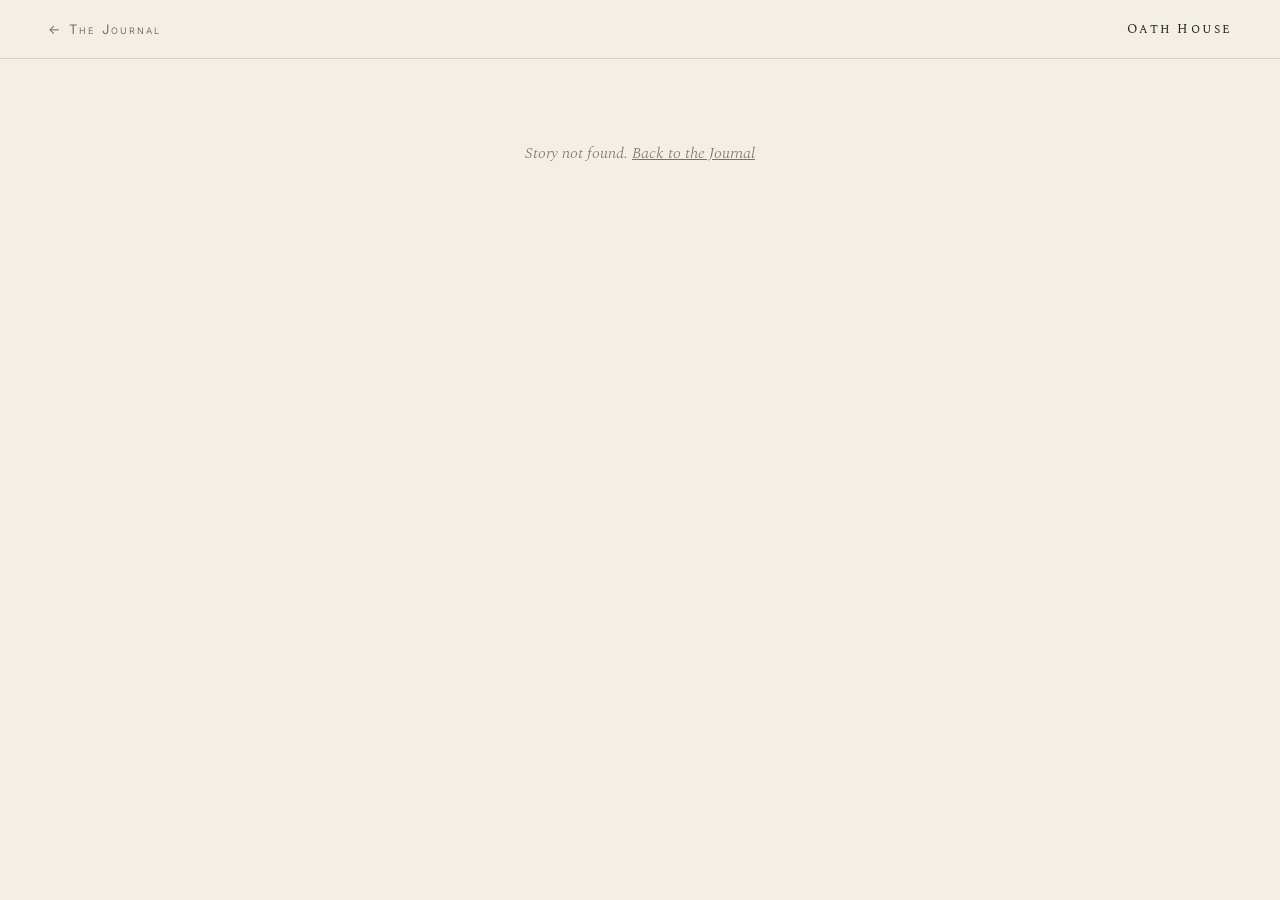
<file: article.html>
<!DOCTYPE html>
<html lang="en">
<head>
  <meta charset="UTF-8" />
  <meta name="viewport" content="width=device-width, initial-scale=1.0" />
  <style>html,body{background:#F4EFE6;margin:0}</style>
  <title>Journal · Oath House</title>
  <link rel="icon" type="image/png" href="logos/oath-mark-dark.png" />
  <link rel="preconnect" href="https://fonts.googleapis.com" />
  <link rel="preconnect" href="https://fonts.gstatic.com" crossorigin />
  <link rel="preload" as="style" href="https://fonts.googleapis.com/css2?family=Spectral:ital,wght@0,300;0,400;0,500;0,600;1,300;1,400&family=Inter:wght@300;400;500&display=swap" onload="this.onload=null;this.rel='stylesheet'" />
  <noscript><link rel="stylesheet" href="https://fonts.googleapis.com/css2?family=Spectral:ital,wght@0,300;0,400;0,500;0,600;1,300;1,400&family=Inter:wght@300;400;500&display=swap" /></noscript>
  <style>
    :root{ --earth:#863A24; --ink:#25241f; --soft:#7c7264; --paper:#F4EFE6; --line:rgba(37,36,31,.14);
      --serif:'Spectral',Georgia,serif; --sans:'Inter',system-ui,sans-serif; }
    *{box-sizing:border-box;margin:0}
    body{background:var(--paper);color:var(--ink);font-family:var(--serif);font-weight:300;line-height:1.75;
      -webkit-font-smoothing:antialiased}
    a{color:inherit}
    .art-top{position:sticky;top:0;z-index:5;display:flex;justify-content:space-between;align-items:center;
      padding:1.1rem clamp(1.4rem,5vw,3rem);background:rgba(244,239,230,.86);backdrop-filter:blur(8px);
      border-bottom:1px solid var(--line);font-family:var(--sans);font-weight:400}
    .art-top a{font-variant:small-caps;letter-spacing:.16em;font-size:.82rem;text-decoration:none;color:var(--soft);transition:color .3s}
    .art-top a:hover{color:var(--earth)}
    .art-brand{font-family:var(--serif);letter-spacing:.2em;color:var(--ink)!important}
    .wrap{max-width:760px;margin:0 auto;padding:clamp(2.4rem,6vw,5rem) clamp(1.4rem,5vw,2rem) 5rem}
    .eyebrow{font-family:var(--sans);font-variant:small-caps;letter-spacing:.22em;font-size:.78rem;color:var(--earth);
      display:flex;gap:.8rem;align-items:center;margin-bottom:1.4rem}
    .eyebrow .dot{width:4px;height:4px;border-radius:50%;background:var(--soft)}
    .eyebrow .date{color:var(--soft)}
    h1{font-weight:400;font-size:clamp(2.1rem,5.2vw,3.6rem);line-height:1.08;letter-spacing:-.01em;max-width:18ch}
    .hero{margin:clamp(2rem,5vw,3.4rem) 0;border-radius:3px;overflow:hidden;aspect-ratio:16/10;background:#e6ddcb}
    .hero img{width:100%;height:100%;object-fit:cover;display:block}
    .gallery{display:grid;grid-template-columns:repeat(2,1fr);gap:.9rem;margin:clamp(1.8rem,4vw,2.8rem) 0}
    .gallery figure{margin:0;border-radius:3px;overflow:hidden;aspect-ratio:4/3;background:#e6ddcb}
    .gallery figure:only-child{grid-column:1/-1;aspect-ratio:16/10}
    .gallery img{width:100%;height:100%;object-fit:cover;display:block}
    @media(max-width:560px){.gallery{grid-template-columns:1fr}}
    .body{font-size:clamp(1.08rem,1.5vw,1.22rem);color:#332f28;max-width:62ch}
    .body p{margin:0 0 1.4rem}
    .body p:first-child::first-letter{font-size:3.1em;line-height:.8;float:left;margin:.05em .12em 0 0;color:var(--earth);font-weight:400}
    .art-foot{max-width:760px;margin:0 auto;padding:2rem clamp(1.4rem,5vw,2rem) 4rem;border-top:1px solid var(--line)}
    .art-foot a{font-variant:small-caps;letter-spacing:.18em;font-size:.9rem;text-decoration:none;color:var(--earth);
      display:inline-flex;gap:.5em;transition:gap .3s}
    .art-foot a:hover{gap:1em}
    .msg{font-style:italic;color:var(--soft);text-align:center;padding:5rem 1rem}
    @media(prefers-reduced-motion:no-preference){.wrap{animation:rise .8s cubic-bezier(.2,.8,.2,1)}}
    @keyframes rise{from{opacity:0;transform:translateY(14px)}to{opacity:1;transform:none}}
  </style>
</head>
<body>
  <header class="art-top">
    <a href="/#stories">← The Journal</a>
    <a class="art-brand" href="/">Oath House</a>
  </header>

  <main id="art"><p class="msg">Loading…</p></main>

  <script>
    (async function(){
      const esc = s => String(s==null?'':s).replace(/[&<>"]/g,c=>({'&':'&amp;','<':'&lt;','>':'&gt;','"':'&quot;'}[c]));
      const id = new URLSearchParams(location.search).get('id');
      const art = document.getElementById('art');
      if(!id){ art.innerHTML = '<p class="msg">Story not found. <a href="/#stories">Back to the Journal</a></p>'; return; }
      let story;
      try{
        const r = await fetch('/api/story/'+encodeURIComponent(id));
        if(!r.ok) throw 0;
        story = (await r.json()).story;
      }catch(e){
        art.innerHTML = '<p class="msg">This story isn’t available. <a href="/#stories">Back to the Journal</a></p>'; return;
      }
      document.title = story.title + ' · Oath House Journal';
      const paras = (story.body||'').split(/\n{2,}/).filter(Boolean).map(p=>'<p>'+esc(p).replace(/\n/g,'<br>')+'</p>').join('');
      const gallery = Array.isArray(story.gallery) ? story.gallery.filter(Boolean) : [];
      const galleryHTML = gallery.length
        ? '<div class="gallery">'+gallery.map(u=>'<figure><img src="'+esc(u)+'" alt="" loading="lazy"></figure>').join('')+'</div>'
        : '';
      art.innerHTML =
        '<div class="wrap">'
        + '<p class="eyebrow"><span>'+esc(story.category||'Journal')+'</span><span class="dot"></span><span class="date">'+esc(story.date||'')+'</span></p>'
        + '<h1>'+esc(story.title||'')+'</h1>'
        + (story.image ? '<div class="hero"><img src="'+esc(story.image)+'" alt=""></div>' : '')
        + '<div class="body">'+(paras || '<p>'+esc(story.excerpt||'')+'</p>')+'</div>'
        + galleryHTML
        + '</div>'
        + '<footer class="art-foot"><a href="/#stories">← Back to the Journal</a></footer>';
    })();
  </script>
</body>
</html>
</file>
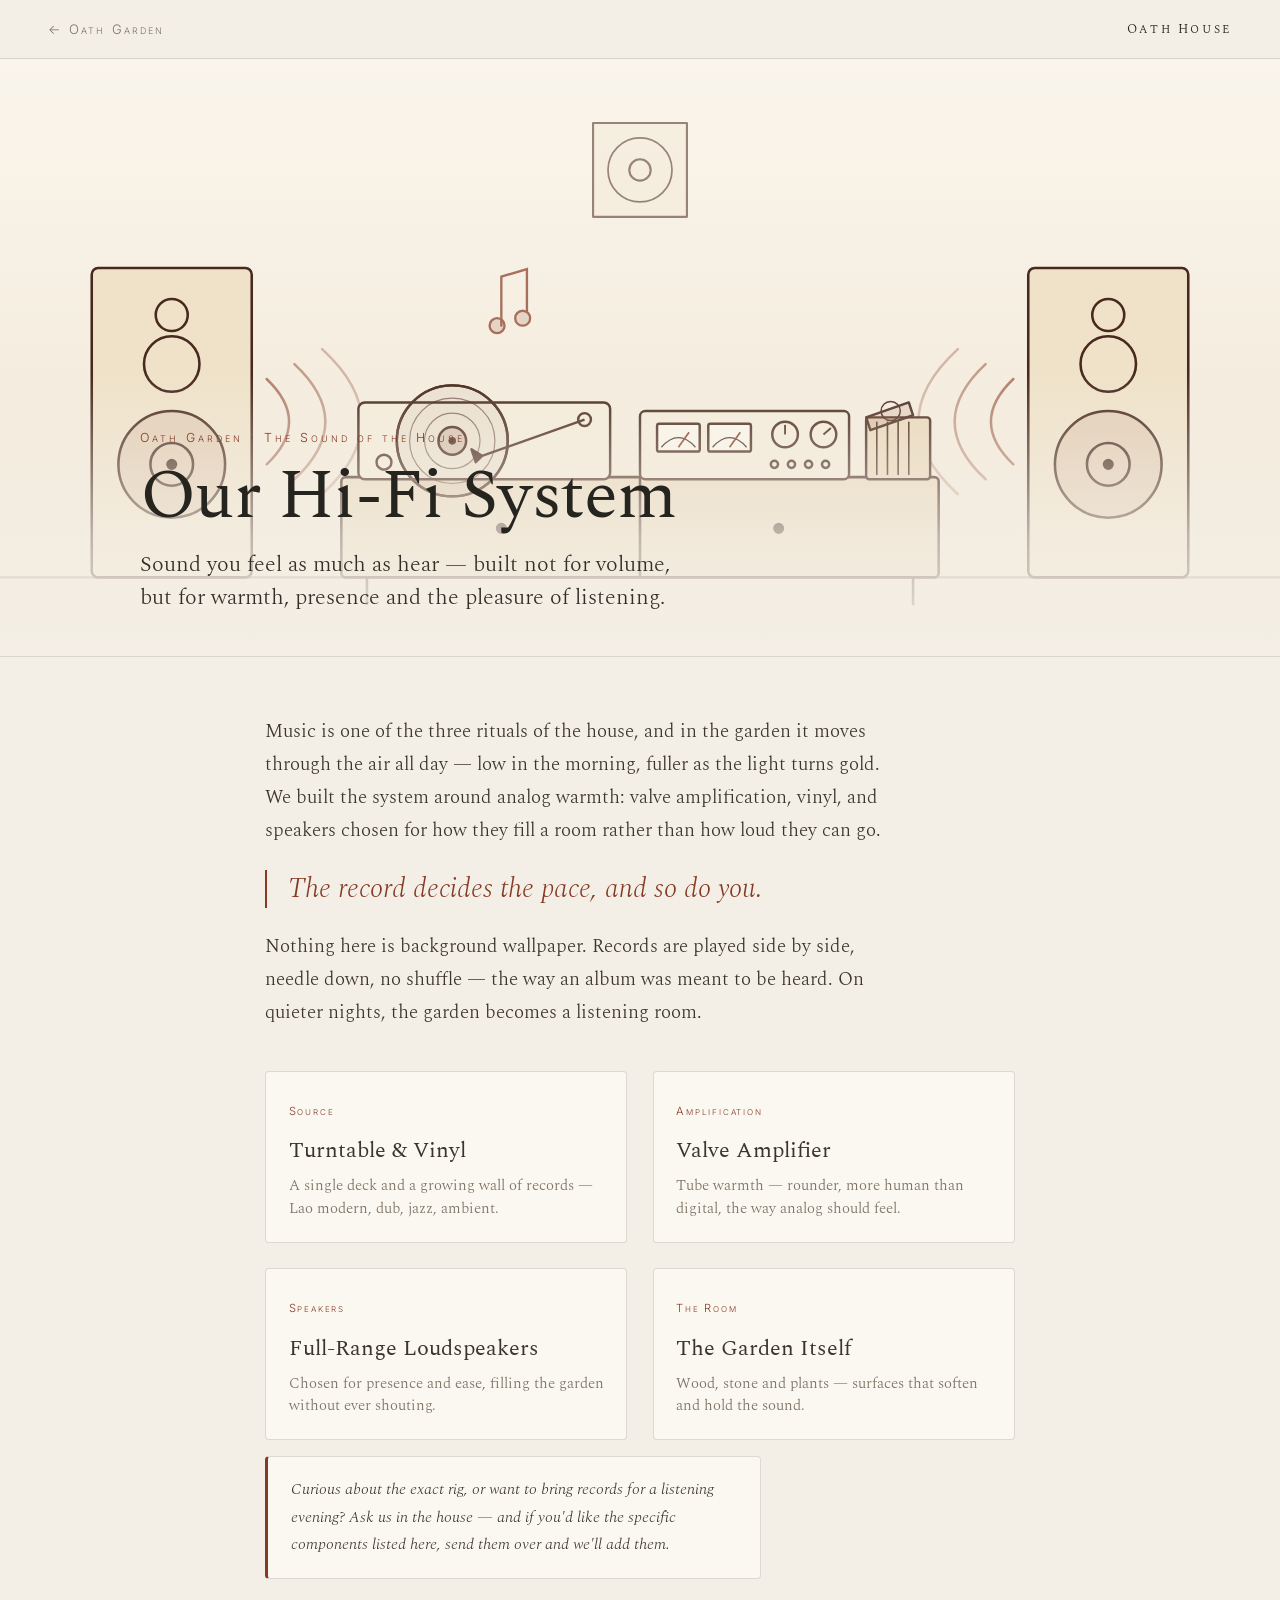
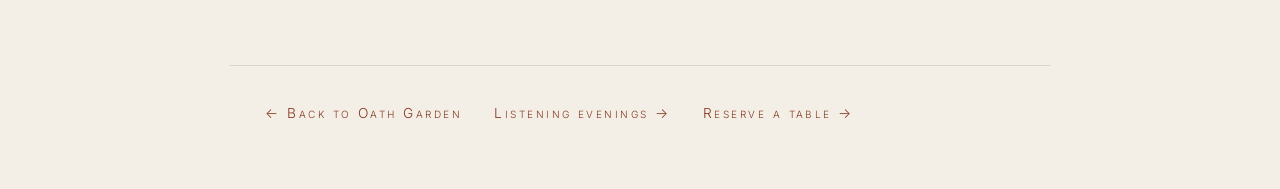
<file: hifi.html>
<!DOCTYPE html>
<html lang="en">
<head>
  <meta charset="UTF-8" />
  <meta name="viewport" content="width=device-width, initial-scale=1.0" />
  <style>html,body{background:#F4EFE6;margin:0}</style>
  <title>Our Hi-Fi System · Oath Garden</title>
  <meta name="description" content="The sound of the house — a considered hi-fi system built for warmth and presence. Valve amplification, vinyl, and speakers that fill the garden with analog sound." />
  <link rel="icon" type="image/png" href="logos/oath-mark-dark.png" />
  <link rel="preconnect" href="https://fonts.googleapis.com" />
  <link rel="preconnect" href="https://fonts.gstatic.com" crossorigin />
  <link rel="preload" as="style" href="https://fonts.googleapis.com/css2?family=Spectral:ital,wght@0,300;0,400;0,500;0,600;1,300;1,400&family=Inter:wght@300;400;500&display=swap" onload="this.onload=null;this.rel='stylesheet'" />
  <noscript><link rel="stylesheet" href="https://fonts.googleapis.com/css2?family=Spectral:ital,wght@0,300;0,400;0,500;0,600;1,300;1,400&family=Inter:wght@300;400;500&display=swap" /></noscript>
  <style>
    :root{ --earth:#863A24; --earth-deep:#48291D; --ink:#25241f; --soft:#7c7264; --paper:#F4EFE6; --card:#FBF8F1; --line:rgba(37,36,31,.14);
      --serif:'Spectral',Georgia,serif; --sans:'Inter',system-ui,sans-serif; }
    *{box-sizing:border-box;margin:0}
    body{background:var(--paper);color:var(--ink);font-family:var(--serif);font-weight:300;line-height:1.75;-webkit-font-smoothing:antialiased}
    a{color:inherit}
    .top{position:sticky;top:0;z-index:5;display:flex;justify-content:space-between;align-items:center;
      padding:1.1rem clamp(1.4rem,5vw,3rem);background:rgba(244,239,230,.86);backdrop-filter:blur(8px);
      border-bottom:1px solid var(--line);font-family:var(--sans)}
    .top a{font-variant:small-caps;letter-spacing:.16em;font-size:.82rem;text-decoration:none;color:var(--soft);transition:color .3s}
    .top a:hover{color:var(--earth)}
    .top .brand{font-family:var(--serif);letter-spacing:.2em;color:var(--ink)}

    .hifi-hero{position:relative;width:100%;overflow:hidden;background:#F7F2E7;border-bottom:1px solid var(--line)}
    .hifi-hero svg{display:block;width:100%;height:auto}
    .hifi-hero-cap{position:absolute;left:0;right:0;bottom:0;
      padding:clamp(1.8rem,5vw,3.4rem) clamp(1.4rem,5vw,3rem) clamp(1.4rem,4vw,2.6rem);
      background:linear-gradient(to top,rgba(244,239,230,.97),rgba(244,239,230,.7) 42%,rgba(244,239,230,0))}
    .hifi-hero-cap .inner{max-width:1000px;margin:0 auto}
    .eyebrow{font-family:var(--sans);font-variant:small-caps;letter-spacing:.24em;font-size:.78rem;color:var(--earth);margin-bottom:.8rem}
    .hifi-hero h1{font-weight:400;font-size:clamp(2.3rem,6.4vw,4.4rem);line-height:1;letter-spacing:-.01em}
    .hifi-hero .lede{color:#332f28;margin-top:1rem;font-size:clamp(1.1rem,1.9vw,1.4rem);line-height:1.5;max-width:50ch}

    .wrap{max-width:820px;margin:0 auto;padding:clamp(2.4rem,5vw,3.6rem) clamp(1.4rem,5vw,2.2rem) 4rem}
    .body{font-size:clamp(1.05rem,1.5vw,1.18rem);color:#3a352d}
    .body p{margin:0 0 1.4rem;max-width:62ch}
    .pull{font-family:var(--serif);font-style:italic;font-size:clamp(1.3rem,2.4vw,1.7rem);line-height:1.4;color:var(--earth);
      border-left:2px solid var(--earth);padding-left:1.3rem;margin:2.4rem 0;max-width:38ch}
    .rig{display:grid;grid-template-columns:repeat(2,1fr);gap:clamp(1rem,2.4vw,1.6rem);margin:2.6rem 0 1rem}
    .rig .piece{background:var(--card);border:1px solid var(--line);border-radius:4px;padding:1.3rem 1.4rem}
    .rig .piece .k{font-family:var(--sans);font-variant:small-caps;letter-spacing:.16em;font-size:.7rem;color:var(--earth)}
    .rig .piece h3{font-weight:400;font-size:clamp(1.15rem,1.9vw,1.4rem);margin:.35rem 0 .3rem}
    .rig .piece p{color:var(--soft);font-size:.95rem;line-height:1.5;margin:0}
    .note{background:var(--card);border:1px solid var(--line);border-left:3px solid var(--earth);border-radius:4px;
      padding:1.2rem 1.4rem;color:#3a352d;font-style:italic;margin-top:1.4rem;font-size:.98rem}
    .foot{max-width:820px;margin:0 auto;padding:2.2rem clamp(1.4rem,5vw,2.2rem) 4rem;border-top:1px solid var(--line);
      display:flex;gap:2rem;flex-wrap:wrap}
    .foot a{font-family:var(--sans);font-variant:small-caps;letter-spacing:.18em;font-size:.86rem;text-decoration:none;color:var(--earth);display:inline-flex;gap:.5em;transition:gap .3s}
    .foot a:hover{gap:1em}
    @media(max-width:620px){ .rig{grid-template-columns:1fr} }
    @media(prefers-reduced-motion:no-preference){
      .hifi-hero svg [data-wave]{animation:pulse 3.4s ease-in-out infinite}
      .hifi-hero svg [data-wave]:nth-child(2){animation-delay:.4s}
      .hifi-hero svg [data-wave]:nth-child(3){animation-delay:.8s}
      @keyframes pulse{0%,100%{opacity:.25}50%{opacity:.75}}
    }
  </style>
</head>
<body>
  <header class="top">
    <a href="/#garden">← Oath Garden</a>
    <a class="brand" href="/">Oath House</a>
  </header>

  <main>
    <section class="hifi-hero">
      <svg viewBox="0 0 1200 560" role="img" aria-label="An illustration of the house hi-fi system — turntable, valve amplifier, records and a pair of loudspeakers.">
        <defs>
          <linearGradient id="wall" x1="0" y1="0" x2="0" y2="1">
            <stop offset="0" stop-color="#FAF5EC"/><stop offset="1" stop-color="#F0E6D4"/>
          </linearGradient>
        </defs>
        <rect width="1200" height="560" fill="url(#wall)"/>

        <!-- framed record on the wall -->
        <g fill="none" stroke="#48291D" stroke-width="2" stroke-linejoin="round" opacity=".55">
          <rect x="556" y="60" width="88" height="88" fill="#F4ECDA"/>
          <circle cx="600" cy="104" r="30" stroke-width="1.6"/><circle cx="600" cy="104" r="10"/>
        </g>

        <!-- sound waves from left speaker -->
        <g fill="none" stroke="#863A24" stroke-width="2.4" stroke-linecap="round">
          <path data-wave d="M250 300 Q292 340 250 380" opacity=".6"/>
          <path data-wave d="M276 286 Q334 340 276 394" opacity=".45"/>
          <path data-wave d="M302 272 Q376 340 302 408" opacity=".3"/>
        </g>
        <!-- sound waves from right speaker -->
        <g fill="none" stroke="#863A24" stroke-width="2.4" stroke-linecap="round">
          <path data-wave d="M950 300 Q908 340 950 380" opacity=".6"/>
          <path data-wave d="M924 286 Q866 340 924 394" opacity=".45"/>
          <path data-wave d="M898 272 Q824 340 898 408" opacity=".3"/>
        </g>

        <!-- floor line -->
        <line x1="0" y1="486" x2="1200" y2="486" stroke="#48291D" stroke-width="2" opacity=".45"/>

        <!-- LEFT speaker -->
        <g fill="none" stroke="#48291D" stroke-width="2.4" stroke-linejoin="round">
          <rect x="86" y="196" width="150" height="290" rx="6" fill="#EFE2C9"/>
          <circle cx="161" cy="240" r="15"/>
          <circle cx="161" cy="286" r="26"/>
          <circle cx="161" cy="380" r="50" fill="#863A24" fill-opacity=".12"/><circle cx="161" cy="380" r="20"/><circle cx="161" cy="380" r="4" fill="#48291D"/>
        </g>
        <!-- RIGHT speaker -->
        <g fill="none" stroke="#48291D" stroke-width="2.4" stroke-linejoin="round">
          <rect x="964" y="196" width="150" height="290" rx="6" fill="#EFE2C9"/>
          <circle cx="1039" cy="240" r="15"/>
          <circle cx="1039" cy="286" r="26"/>
          <circle cx="1039" cy="380" r="50" fill="#863A24" fill-opacity=".12"/><circle cx="1039" cy="380" r="20"/><circle cx="1039" cy="380" r="4" fill="#48291D"/>
        </g>

        <!-- CONSOLE / credenza -->
        <g fill="none" stroke="#48291D" stroke-width="2.4" stroke-linejoin="round">
          <rect x="320" y="392" width="560" height="94" rx="4" fill="#EAD9BC"/>
          <line x1="600" y1="392" x2="600" y2="486"/>
          <line x1="344" y1="486" x2="344" y2="512"/><line x1="856" y1="486" x2="856" y2="512"/>
          <circle cx="470" cy="440" r="4" fill="#48291D"/><circle cx="730" cy="440" r="4" fill="#48291D"/>
        </g>

        <!-- TURNTABLE on the console (left) -->
        <g fill="none" stroke="#48291D" stroke-width="2.3" stroke-linejoin="round">
          <rect x="336" y="322" width="236" height="72" rx="6" fill="#F4ECDA"/>
          <circle cx="424" cy="358" r="52" fill="#48291D" fill-opacity=".06"/>
          <circle cx="424" cy="358" r="52"/><circle cx="424" cy="358" r="40" stroke-width="1.1" opacity=".6"/>
          <circle cx="424" cy="358" r="26" stroke-width="1.1" opacity=".6"/>
          <circle cx="424" cy="358" r="13" fill="#863A24" fill-opacity=".18"/><circle cx="424" cy="358" r="2.4" fill="#48291D"/>
          <!-- tonearm -->
          <circle cx="548" cy="338" r="6" fill="#F4ECDA"/>
          <line x1="548" y1="338" x2="452" y2="372" stroke-width="2.2"/>
          <path d="M452 372 l-10 -6 l4 12 Z" fill="#48291D"/>
          <!-- speed knob -->
          <circle cx="360" cy="378" r="7"/>
        </g>

        <!-- AMPLIFIER on the console (centre) -->
        <g fill="none" stroke="#48291D" stroke-width="2.3" stroke-linejoin="round">
          <rect x="600" y="330" width="196" height="64" rx="5" fill="#F4ECDA"/>
          <!-- VU meters -->
          <rect x="616" y="342" width="40" height="26" rx="2" fill="#FBF6EA"/>
          <path d="M620 364 Q636 346 652 364" stroke-width="1.2"/><line x1="636" y1="364" x2="646" y2="350" stroke="#863A24" stroke-width="1.6"/>
          <rect x="664" y="342" width="40" height="26" rx="2" fill="#FBF6EA"/>
          <path d="M668 364 Q684 346 700 364" stroke-width="1.2"/><line x1="684" y1="364" x2="694" y2="350" stroke="#863A24" stroke-width="1.6"/>
          <!-- knobs -->
          <circle cx="736" cy="352" r="12"/><line x1="736" y1="352" x2="736" y2="343" stroke-width="1.8"/>
          <circle cx="772" cy="352" r="12"/><line x1="772" y1="352" x2="779" y2="346" stroke-width="1.8"/>
          <!-- small buttons -->
          <circle cx="726" cy="380" r="3.4"/><circle cx="742" cy="380" r="3.4"/><circle cx="758" cy="380" r="3.4"/><circle cx="774" cy="380" r="3.4"/>
        </g>

        <!-- RECORD CRATE on the console (right) -->
        <g fill="none" stroke="#48291D" stroke-width="2.3" stroke-linejoin="round">
          <rect x="812" y="336" width="60" height="58" rx="3" fill="#EAD9BC"/>
          <line x1="822" y1="340" x2="822" y2="390" stroke-width="1.5"/><line x1="832" y1="340" x2="832" y2="390" stroke-width="1.5"/>
          <line x1="842" y1="340" x2="842" y2="390" stroke-width="1.5"/><line x1="852" y1="340" x2="852" y2="390" stroke-width="1.5"/>
          <!-- one sleeve leaning out -->
          <path d="M812 336 l40 -14 l4 12 l-40 14 Z" fill="#863A24" fill-opacity=".14"/>
          <circle cx="835" cy="330" r="9" stroke-width="1.4"/>
        </g>

        <!-- a couple of music notes -->
        <g fill="none" stroke="#863A24" stroke-width="2.2" stroke-linecap="round" opacity=".7">
          <path d="M470 250 l0 -46 l24 -7 l0 40"/><circle cx="466" cy="250" r="7" fill="#863A24" fill-opacity=".2"/><circle cx="490" cy="243" r="7" fill="#863A24" fill-opacity=".2"/>
        </g>
      </svg>

      <div class="hifi-hero-cap">
        <div class="inner">
          <p class="eyebrow">Oath Garden · The Sound of the House</p>
          <h1>Our Hi-Fi System</h1>
          <p class="lede">Sound you feel as much as hear — built not for volume, but for warmth, presence and the pleasure of listening.</p>
        </div>
      </div>
    </section>

    <div class="wrap">
      <div class="body">
        <p>Music is one of the three rituals of the house, and in the garden it moves through the air all day — low in the morning, fuller as the light turns gold. We built the system around analog warmth: valve amplification, vinyl, and speakers chosen for how they fill a room rather than how loud they can go.</p>

        <p class="pull">The record decides the pace, and so do you.</p>

        <p>Nothing here is background wallpaper. Records are played side by side, needle down, no shuffle — the way an album was meant to be heard. On quieter nights, the garden becomes a listening room.</p>

        <div class="rig">
          <div class="piece"><span class="k">Source</span><h3>Turntable &amp; Vinyl</h3><p>A single deck and a growing wall of records — Lao modern, dub, jazz, ambient.</p></div>
          <div class="piece"><span class="k">Amplification</span><h3>Valve Amplifier</h3><p>Tube warmth — rounder, more human than digital, the way analog should feel.</p></div>
          <div class="piece"><span class="k">Speakers</span><h3>Full-Range Loudspeakers</h3><p>Chosen for presence and ease, filling the garden without ever shouting.</p></div>
          <div class="piece"><span class="k">The Room</span><h3>The Garden Itself</h3><p>Wood, stone and plants — surfaces that soften and hold the sound.</p></div>
        </div>

        <p class="note">Curious about the exact rig, or want to bring records for a listening evening? Ask us in the house — and if you'd like the specific components listed here, send them over and we'll add them.</p>
      </div>
    </div>

    <footer class="foot">
      <a href="/#garden">← Back to Oath Garden</a>
      <a href="/#calendar">Listening evenings →</a>
      <a href="/#reserve">Reserve a table →</a>
    </footer>
  </main>
</body>
</html>
</file>
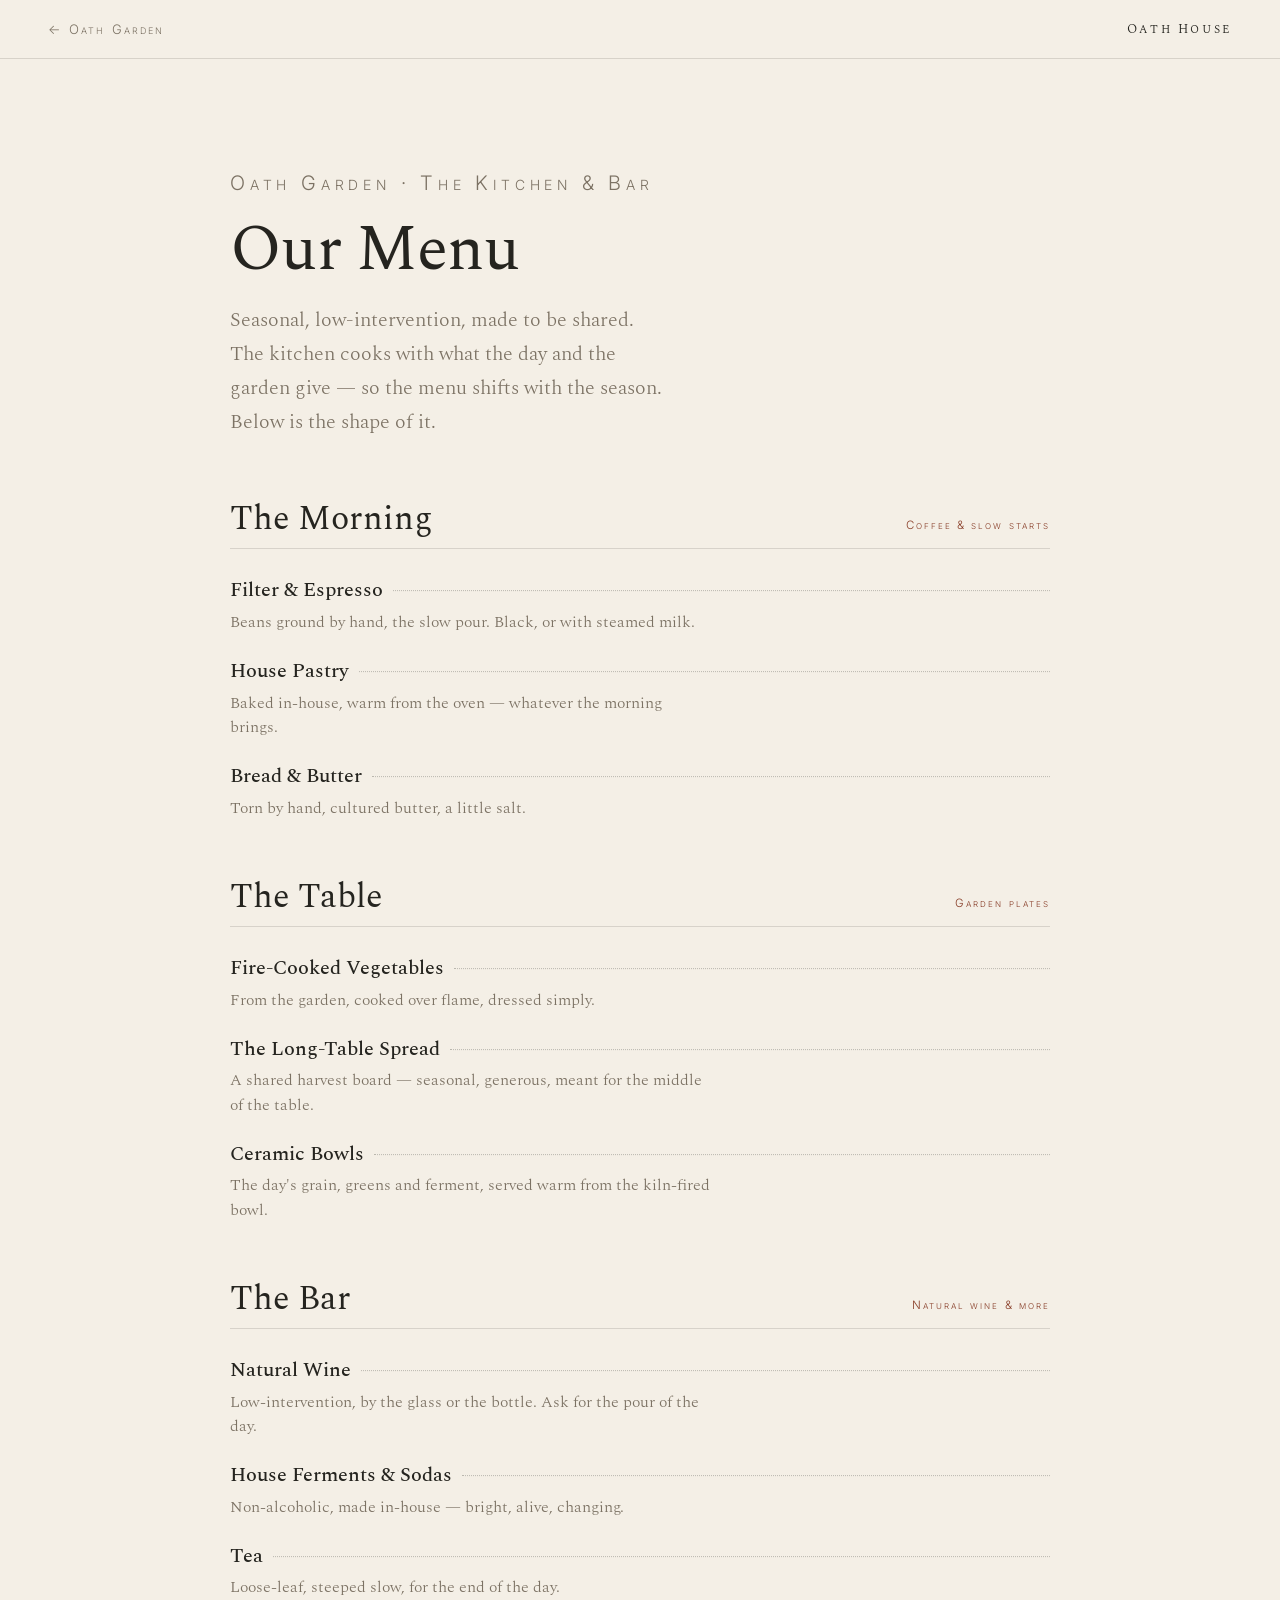
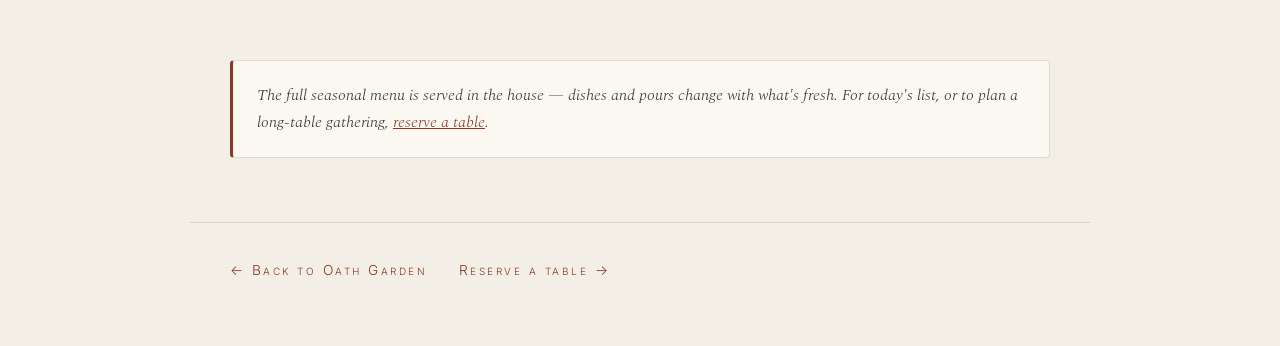
<file: menu.html>
<!DOCTYPE html>
<html lang="en">
<head>
  <meta charset="UTF-8" />
  <meta name="viewport" content="width=device-width, initial-scale=1.0" />
  <style>html,body{background:#F4EFE6;margin:0}</style>
  <title>Our Menu · Oath Garden</title>
  <meta name="description" content="The menu at Oath Garden — coffee and the slow morning, garden plates from the kitchen, and a natural-wine bar. Seasonal, low-intervention, shared." />
  <link rel="icon" type="image/png" href="logos/oath-mark-dark.png" />
  <link rel="preconnect" href="https://fonts.googleapis.com" />
  <link rel="preconnect" href="https://fonts.gstatic.com" crossorigin />
  <link rel="preload" as="style" href="https://fonts.googleapis.com/css2?family=Spectral:ital,wght@0,300;0,400;0,500;0,600;1,300;1,400&family=Inter:wght@300;400;500&display=swap" onload="this.onload=null;this.rel='stylesheet'" />
  <noscript><link rel="stylesheet" href="https://fonts.googleapis.com/css2?family=Spectral:ital,wght@0,300;0,400;0,500;0,600;1,300;1,400&family=Inter:wght@300;400;500&display=swap" /></noscript>
  <style>
    :root{ --earth:#863A24; --ink:#25241f; --soft:#7c7264; --paper:#F4EFE6; --card:#FBF8F1; --line:rgba(37,36,31,.14);
      --serif:'Spectral',Georgia,serif; --sans:'Inter',system-ui,sans-serif; }
    *{box-sizing:border-box;margin:0}
    body{background:var(--paper);color:var(--ink);font-family:var(--serif);font-weight:300;line-height:1.7;-webkit-font-smoothing:antialiased}
    a{color:inherit}
    .top{position:sticky;top:0;z-index:5;display:flex;justify-content:space-between;align-items:center;
      padding:1.1rem clamp(1.4rem,5vw,3rem);background:rgba(244,239,230,.86);backdrop-filter:blur(8px);
      border-bottom:1px solid var(--line);font-family:var(--sans)}
    .top a{font-variant:small-caps;letter-spacing:.16em;font-size:.82rem;text-decoration:none;color:var(--soft);transition:color .3s}
    .top a:hover{color:var(--earth)}
    .top .brand{font-family:var(--serif);letter-spacing:.2em;color:var(--ink)}
    .wrap{max-width:900px;margin:0 auto;padding:clamp(2.6rem,7vw,5.5rem) clamp(1.4rem,5vw,2.5rem) 4rem}
    .head{max-width:54ch;margin-bottom:clamp(2.4rem,6vw,4rem)}
    .eyebrow{font-family:var(--sans);font-variant:small-caps;letter-spacing:.24em;font-size:.78rem;color:var(--earth);margin-bottom:1.1rem}
    .head h1{font-weight:400;font-size:clamp(2.3rem,6vw,4rem);line-height:1.04;letter-spacing:-.01em}
    .head p{color:var(--soft);margin-top:1.2rem;font-size:clamp(1.05rem,1.6vw,1.25rem)}

    .cat{margin-bottom:clamp(2.6rem,5vw,3.8rem)}
    .cat-head{display:flex;align-items:baseline;gap:1rem;border-bottom:1px solid var(--line);padding-bottom:.7rem;margin-bottom:1.6rem}
    .cat-head h2{font-weight:400;font-size:clamp(1.5rem,3vw,2.1rem);line-height:1}
    .cat-head .cat-when{font-family:var(--sans);font-variant:small-caps;letter-spacing:.18em;font-size:.72rem;color:var(--earth);margin-left:auto}
    .item{margin:0 0 1.3rem}
    .item h3{font-weight:500;font-size:clamp(1.08rem,1.7vw,1.22rem);display:flex;align-items:baseline;gap:.6rem}
    .item h3 .dots{flex:1;border-bottom:1px dotted rgba(37,36,31,.28);transform:translateY(-.25em)}
    .item p{color:var(--soft);font-size:.98rem;line-height:1.55;margin-top:.15rem;max-width:60ch}

    .note{background:var(--card);border:1px solid var(--line);border-left:3px solid var(--earth);border-radius:4px;
      padding:1.3rem 1.5rem;color:#3a352d;font-style:italic;margin-top:1rem}
    .foot{max-width:900px;margin:0 auto;padding:2.2rem clamp(1.4rem,5vw,2.5rem) 4rem;border-top:1px solid var(--line);
      display:flex;gap:2rem;flex-wrap:wrap}
    .foot a{font-family:var(--sans);font-variant:small-caps;letter-spacing:.18em;font-size:.86rem;text-decoration:none;color:var(--earth);display:inline-flex;gap:.5em;transition:gap .3s}
    .foot a:hover{gap:1em}
    @media(prefers-reduced-motion:no-preference){.wrap{animation:rise .8s cubic-bezier(.2,.8,.2,1)}}
    @keyframes rise{from{opacity:0;transform:translateY(14px)}to{opacity:1;transform:none}}
  </style>
</head>
<body>
  <header class="top">
    <a href="/#garden">← Oath Garden</a>
    <a class="brand" href="/">Oath House</a>
  </header>

  <main>
    <div class="wrap">
      <div class="head">
        <p class="eyebrow">Oath Garden · The Kitchen &amp; Bar</p>
        <h1>Our Menu</h1>
        <p>Seasonal, low-intervention, made to be shared. The kitchen cooks with what the day and the garden give — so the menu shifts with the season. Below is the shape of it.</p>
      </div>

      <section class="cat">
        <div class="cat-head"><h2>The Morning</h2><span class="cat-when">Coffee &amp; slow starts</span></div>
        <div class="item"><h3>Filter &amp; Espresso<span class="dots"></span></h3><p>Beans ground by hand, the slow pour. Black, or with steamed milk.</p></div>
        <div class="item"><h3>House Pastry<span class="dots"></span></h3><p>Baked in-house, warm from the oven — whatever the morning brings.</p></div>
        <div class="item"><h3>Bread &amp; Butter<span class="dots"></span></h3><p>Torn by hand, cultured butter, a little salt.</p></div>
      </section>

      <section class="cat">
        <div class="cat-head"><h2>The Table</h2><span class="cat-when">Garden plates</span></div>
        <div class="item"><h3>Fire-Cooked Vegetables<span class="dots"></span></h3><p>From the garden, cooked over flame, dressed simply.</p></div>
        <div class="item"><h3>The Long-Table Spread<span class="dots"></span></h3><p>A shared harvest board — seasonal, generous, meant for the middle of the table.</p></div>
        <div class="item"><h3>Ceramic Bowls<span class="dots"></span></h3><p>The day's grain, greens and ferment, served warm from the kiln-fired bowl.</p></div>
      </section>

      <section class="cat">
        <div class="cat-head"><h2>The Bar</h2><span class="cat-when">Natural wine &amp; more</span></div>
        <div class="item"><h3>Natural Wine<span class="dots"></span></h3><p>Low-intervention, by the glass or the bottle. Ask for the pour of the day.</p></div>
        <div class="item"><h3>House Ferments &amp; Sodas<span class="dots"></span></h3><p>Non-alcoholic, made in-house — bright, alive, changing.</p></div>
        <div class="item"><h3>Tea<span class="dots"></span></h3><p>Loose-leaf, steeped slow, for the end of the day.</p></div>
      </section>

      <p class="note">The full seasonal menu is served in the house — dishes and pours change with what's fresh. For today's list, or to plan a long-table gathering, <a href="/#reserve" style="color:var(--earth)">reserve a table</a>.</p>
    </div>

    <footer class="foot">
      <a href="/#garden">← Back to Oath Garden</a>
      <a href="/#reserve">Reserve a table →</a>
    </footer>
  </main>
</body>
</html>
</file>
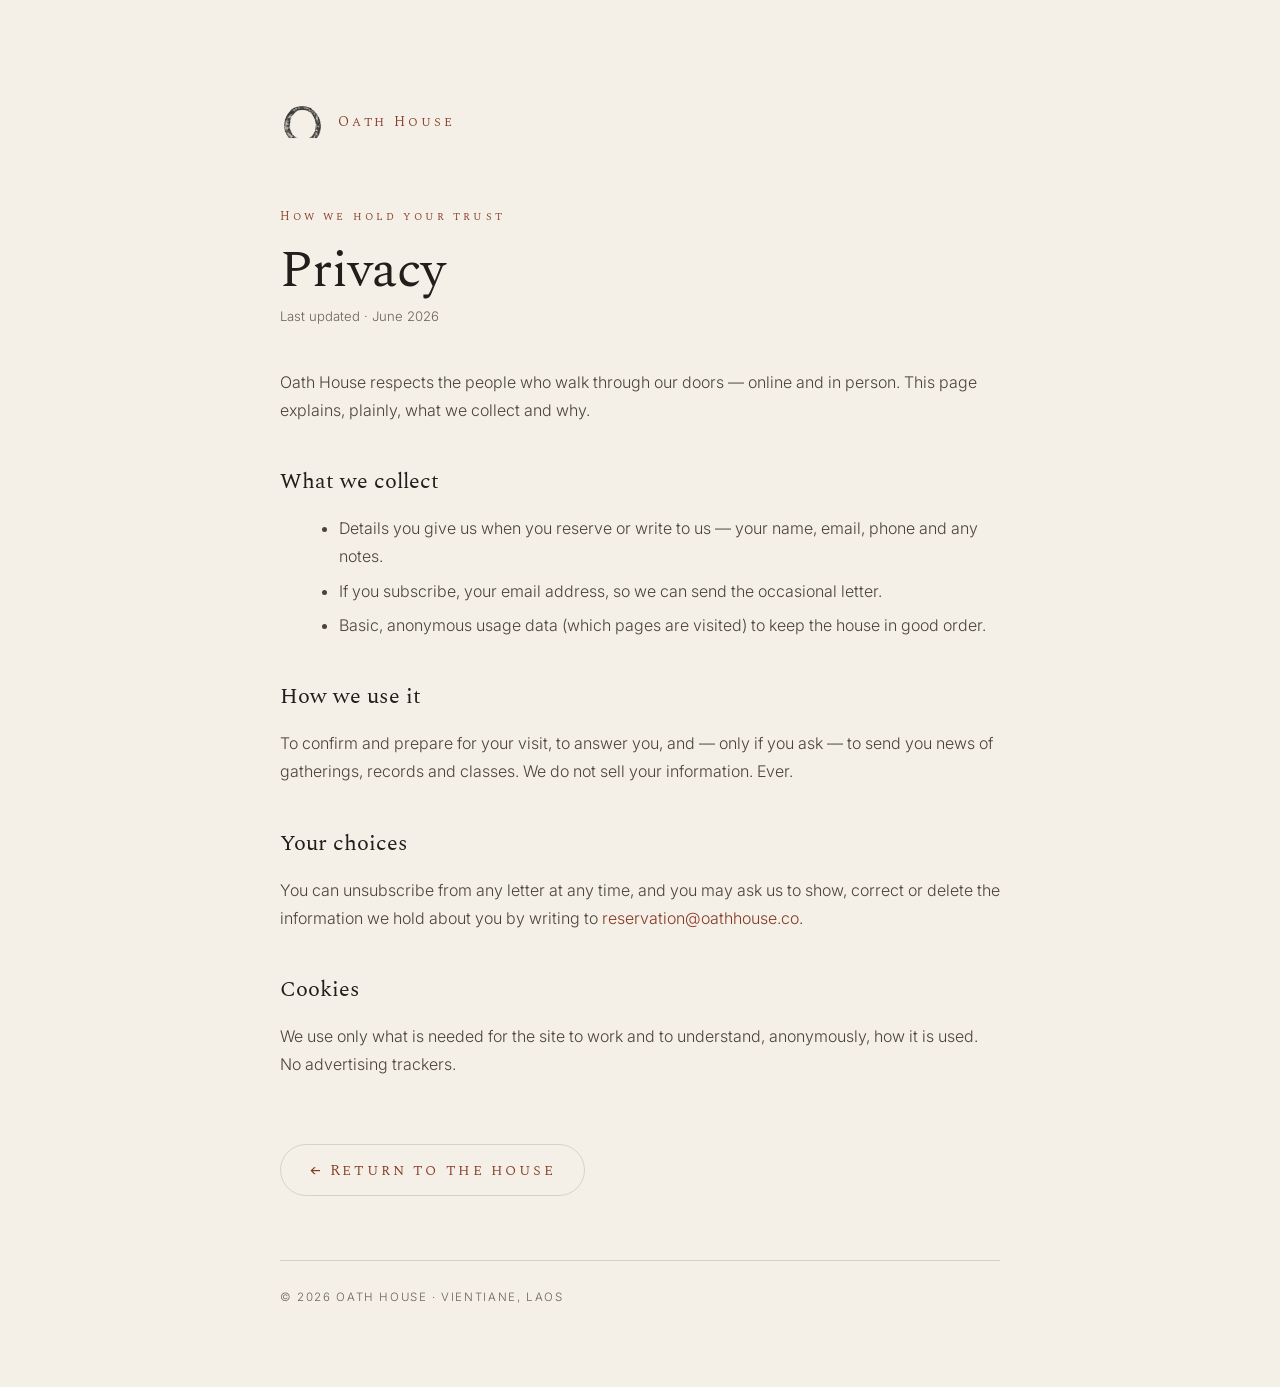
<file: privacy.html>
<!DOCTYPE html>
<html lang="en">
<head>
  <meta charset="UTF-8" />
  <meta name="viewport" content="width=device-width, initial-scale=1.0" />
  <title>Privacy · Oath House</title>
  <meta name="robots" content="index,follow" />
  <link rel="preconnect" href="https://fonts.googleapis.com" />
  <link rel="preconnect" href="https://fonts.gstatic.com" crossorigin />
  <link href="https://fonts.googleapis.com/css2?family=Spectral:ital,wght@0,300;0,400;0,500&family=Inter:wght@300;400&display=swap" rel="stylesheet" />
  <link rel="icon" type="image/png" href="logos/oath-mark-dark.png" />
  <style>
    :root{--bone:#ECE7DD;--bg:#F4F0E8;--fg:#211E1B;--soft:#6b6258;--accent:#863A24;--line:rgba(33,30,27,.14);}
    *{box-sizing:border-box;margin:0}
    body{background:var(--bg);color:var(--fg);font-family:'Inter',system-ui,sans-serif;font-weight:300;line-height:1.75;}
    .wrap{width:min(720px,90%);margin:0 auto;padding:clamp(3rem,8vw,7rem) 0 5rem;}
    a{color:var(--accent);text-decoration:none}a:hover{text-decoration:underline}
    .top{display:flex;align-items:center;gap:.8rem;margin-bottom:clamp(2.5rem,6vw,4rem)}
    .top img{height:40px;width:auto}
    .top span{font-family:'Spectral',serif;font-variant:small-caps;letter-spacing:.2em;font-size:.9rem}
    .kicker{font-family:'Spectral',serif;font-variant:small-caps;letter-spacing:.26em;font-size:.74rem;color:var(--accent)}
    h1{font-family:'Spectral',serif;font-weight:400;font-size:clamp(2rem,5vw,3.2rem);line-height:1.05;margin:.8rem 0 .4rem}
    .updated{color:var(--soft);font-size:.82rem;margin-bottom:2.5rem}
    h2{font-family:'Spectral',serif;font-weight:400;font-size:1.4rem;margin:2.4rem 0 .8rem}
    p{margin-bottom:1.1rem;color:#4a4338}
    ul{margin:0 0 1.1rem 1.2rem;color:#4a4338}li{margin-bottom:.4rem}
    .back{display:inline-block;margin-top:3rem;font-family:'Spectral',serif;font-variant:small-caps;letter-spacing:.16em;
      border:1px solid var(--line);border-radius:40px;padding:.7rem 1.8rem}
    footer{border-top:1px solid var(--line);margin-top:4rem;padding-top:1.6rem;font-size:.72rem;letter-spacing:.14em;text-transform:uppercase;color:var(--soft)}
  </style>
</head>
<body>
  <div class="wrap">
    <a class="top" href="index.html"><img src="logos/oath-mark-dark.png" alt=""/><span>Oath House</span></a>
    <p class="kicker">How we hold your trust</p>
    <h1>Privacy</h1>
    <p class="updated">Last updated · June 2026</p>
    <p>Oath House respects the people who walk through our doors — online and in person. This page explains, plainly, what we collect and why.</p>
    <h2>What we collect</h2>
    <ul>
      <li>Details you give us when you reserve or write to us — your name, email, phone and any notes.</li>
      <li>If you subscribe, your email address, so we can send the occasional letter.</li>
      <li>Basic, anonymous usage data (which pages are visited) to keep the house in good order.</li>
    </ul>
    <h2>How we use it</h2>
    <p>To confirm and prepare for your visit, to answer you, and — only if you ask — to send you news of gatherings, records and classes. We do not sell your information. Ever.</p>
    <h2>Your choices</h2>
    <p>You can unsubscribe from any letter at any time, and you may ask us to show, correct or delete the information we hold about you by writing to <a href="mailto:reservation@oathhouse.co">reservation@oathhouse.co</a>.</p>
    <h2>Cookies</h2>
    <p>We use only what is needed for the site to work and to understand, anonymously, how it is used. No advertising trackers.</p>
    <a class="back" href="index.html">← Return to the house</a>
    <footer>© 2026 Oath House · Vientiane, Laos</footer>
  </div>
</body>
</html>
</file>
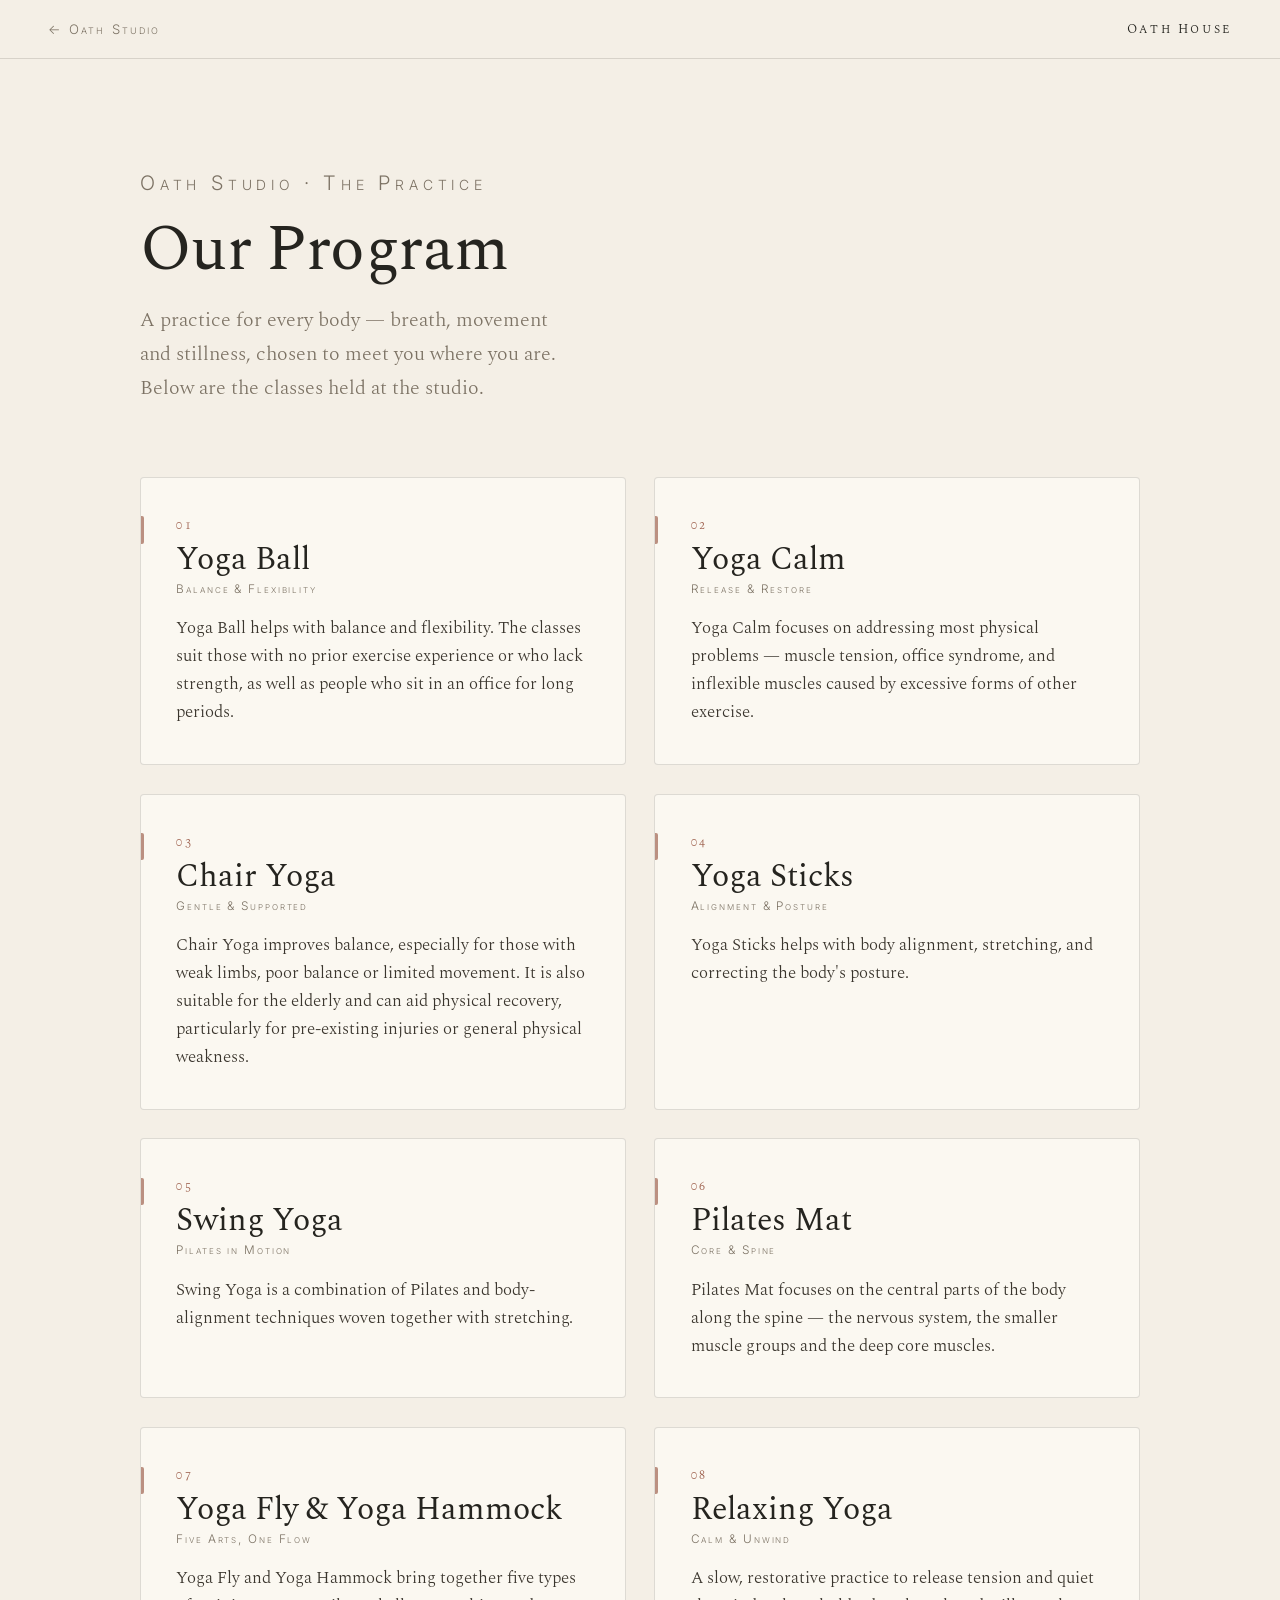
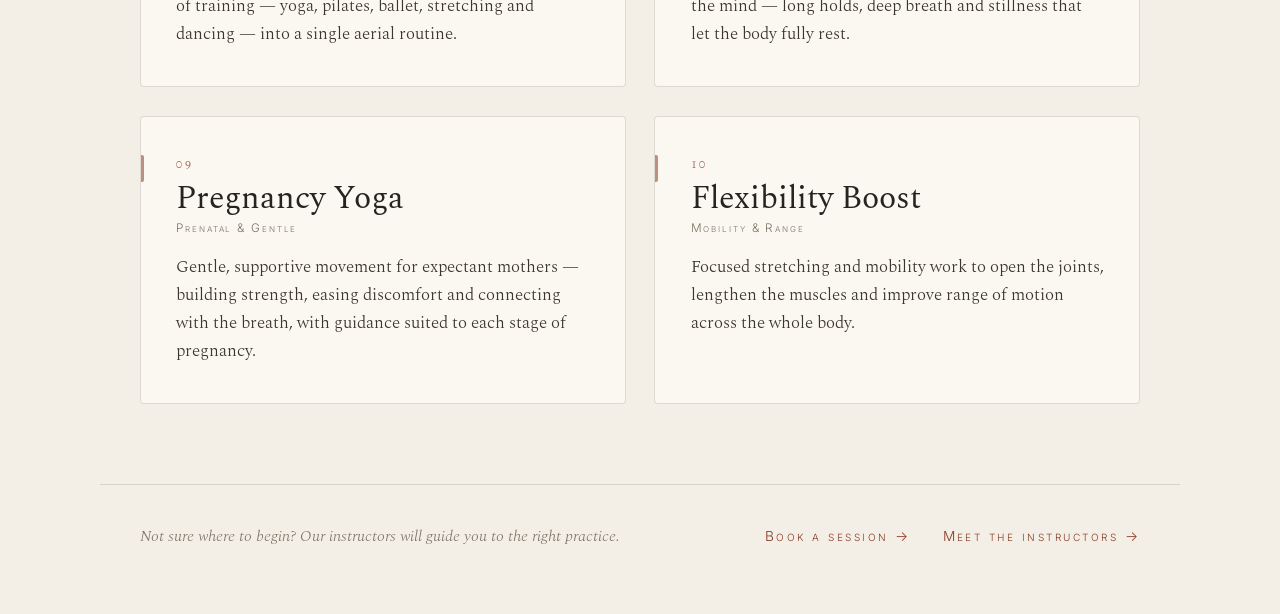
<file: programs.html>
<!DOCTYPE html>
<html lang="en">
<head>
  <meta charset="UTF-8" />
  <meta name="viewport" content="width=device-width, initial-scale=1.0" />
  <style>html,body{background:#F4EFE6;margin:0}</style>
  <title>Our Program · Oath Studio</title>
  <meta name="description" content="The classes at Oath Studio — Yoga Ball, Yoga Calm, Chair Yoga, Yoga Sticks, Swing Yoga, Pilates Mat, Yoga Fly, Relaxing Yoga, Pregnancy Yoga and Flexibility Boost. Movement, breath and stillness for every body." />
  <link rel="icon" type="image/png" href="logos/oath-mark-dark.png" />
  <link rel="preconnect" href="https://fonts.googleapis.com" />
  <link rel="preconnect" href="https://fonts.gstatic.com" crossorigin />
  <link rel="preload" as="style" href="https://fonts.googleapis.com/css2?family=Spectral:ital,wght@0,300;0,400;0,500;0,600;1,300;1,400&family=Inter:wght@300;400;500&display=swap" onload="this.onload=null;this.rel='stylesheet'" />
  <noscript><link rel="stylesheet" href="https://fonts.googleapis.com/css2?family=Spectral:ital,wght@0,300;0,400;0,500;0,600;1,300;1,400&family=Inter:wght@300;400;500&display=swap" /></noscript>
  <style>
    :root{ --earth:#863A24; --ink:#25241f; --soft:#7c7264; --paper:#F4EFE6; --card:#FBF8F1; --line:rgba(37,36,31,.14);
      --serif:'Spectral',Georgia,serif; --sans:'Inter',system-ui,sans-serif; }
    *{box-sizing:border-box;margin:0}
    body{background:var(--paper);color:var(--ink);font-family:var(--serif);font-weight:300;line-height:1.7;-webkit-font-smoothing:antialiased}
    a{color:inherit}
    .top{position:sticky;top:0;z-index:5;display:flex;justify-content:space-between;align-items:center;
      padding:1.1rem clamp(1.4rem,5vw,3rem);background:rgba(244,239,230,.86);backdrop-filter:blur(8px);
      border-bottom:1px solid var(--line);font-family:var(--sans)}
    .top a{font-variant:small-caps;letter-spacing:.16em;font-size:.82rem;text-decoration:none;color:var(--soft);transition:color .3s}
    .top a:hover{color:var(--earth)}
    .top .brand{font-family:var(--serif);letter-spacing:.2em;color:var(--ink)}
    .wrap{max-width:1080px;margin:0 auto;padding:clamp(2.6rem,7vw,5.5rem) clamp(1.4rem,5vw,2.5rem) 5rem}
    .head{max-width:52ch;margin-bottom:clamp(2.6rem,6vw,4.5rem)}
    .eyebrow{font-family:var(--sans);font-variant:small-caps;letter-spacing:.24em;font-size:.78rem;color:var(--earth);margin-bottom:1.1rem}
    .head h1{font-weight:400;font-size:clamp(2.3rem,6vw,4rem);line-height:1.04;letter-spacing:-.01em}
    .head p{color:var(--soft);margin-top:1.2rem;font-size:clamp(1.05rem,1.6vw,1.25rem);max-width:52ch}

    .programs{display:grid;grid-template-columns:repeat(2,1fr);gap:clamp(1.2rem,2.4vw,1.8rem)}
    .prog{position:relative;background:var(--card);border:1px solid var(--line);border-radius:4px;
      padding:clamp(1.7rem,3vw,2.3rem) clamp(1.6rem,3vw,2.2rem);
      display:flex;flex-direction:column;transition:transform .5s cubic-bezier(.2,.8,.2,1),border-color .5s,box-shadow .5s}
    .prog:hover{transform:translateY(-3px);border-color:rgba(134,58,36,.5);box-shadow:0 22px 44px -28px rgba(37,36,31,.5)}
    .prog .no{font-family:var(--serif);font-variant:small-caps;letter-spacing:.2em;font-size:.74rem;color:var(--earth);opacity:.8}
    .prog h2{font-weight:400;font-size:clamp(1.5rem,2.5vw,2rem);line-height:1.06;margin:.5rem 0 .2rem}
    .prog .kicker{font-family:var(--sans);font-variant:small-caps;letter-spacing:.16em;font-size:.74rem;color:var(--soft);margin-bottom:1rem}
    .prog p{color:#3a352d;font-size:clamp(.98rem,1.35vw,1.08rem);line-height:1.62}
    .prog::before{content:"";position:absolute;left:0;top:clamp(1.9rem,3vw,2.5rem);width:3px;height:1.7rem;background:var(--earth);opacity:.55;border-radius:0 2px 2px 0}

    .foot{max-width:1080px;margin:0 auto;padding:2.4rem clamp(1.4rem,5vw,2.5rem) 4rem;border-top:1px solid var(--line);
      display:flex;gap:2rem;flex-wrap:wrap;align-items:center}
    .foot a{font-family:var(--sans);font-variant:small-caps;letter-spacing:.18em;font-size:.86rem;text-decoration:none;color:var(--earth);display:inline-flex;gap:.5em;transition:gap .3s}
    .foot a:hover{gap:1em}
    .foot .note{font-style:italic;color:var(--soft);flex:1;min-width:220px}

    @media(max-width:680px){ .programs{grid-template-columns:1fr} }
    @media(prefers-reduced-motion:no-preference){.wrap{animation:rise .8s cubic-bezier(.2,.8,.2,1)}}
    @keyframes rise{from{opacity:0;transform:translateY(14px)}to{opacity:1;transform:none}}
  </style>
</head>
<body>
  <header class="top">
    <a href="/#studio">← Oath Studio</a>
    <a class="brand" href="/">Oath House</a>
  </header>

  <main>
    <div class="wrap">
      <div class="head">
        <p class="eyebrow">Oath Studio · The Practice</p>
        <h1>Our Program</h1>
        <p>A practice for every body — breath, movement and stillness, chosen to meet you where you are. Below are the classes held at the studio.</p>
      </div>

      <div class="programs">
        <article class="prog">
          <span class="no">01</span>
          <h2>Yoga Ball</h2>
          <p class="kicker">Balance &amp; Flexibility</p>
          <p>Yoga Ball helps with balance and flexibility. The classes suit those with no prior exercise experience or who lack strength, as well as people who sit in an office for long periods.</p>
        </article>

        <article class="prog">
          <span class="no">02</span>
          <h2>Yoga Calm</h2>
          <p class="kicker">Release &amp; Restore</p>
          <p>Yoga Calm focuses on addressing most physical problems — muscle tension, office syndrome, and inflexible muscles caused by excessive forms of other exercise.</p>
        </article>

        <article class="prog">
          <span class="no">03</span>
          <h2>Chair Yoga</h2>
          <p class="kicker">Gentle &amp; Supported</p>
          <p>Chair Yoga improves balance, especially for those with weak limbs, poor balance or limited movement. It is also suitable for the elderly and can aid physical recovery, particularly for pre-existing injuries or general physical weakness.</p>
        </article>

        <article class="prog">
          <span class="no">04</span>
          <h2>Yoga Sticks</h2>
          <p class="kicker">Alignment &amp; Posture</p>
          <p>Yoga Sticks helps with body alignment, stretching, and correcting the body's posture.</p>
        </article>

        <article class="prog">
          <span class="no">05</span>
          <h2>Swing Yoga</h2>
          <p class="kicker">Pilates in Motion</p>
          <p>Swing Yoga is a combination of Pilates and body-alignment techniques woven together with stretching.</p>
        </article>

        <article class="prog">
          <span class="no">06</span>
          <h2>Pilates Mat</h2>
          <p class="kicker">Core &amp; Spine</p>
          <p>Pilates Mat focuses on the central parts of the body along the spine — the nervous system, the smaller muscle groups and the deep core muscles.</p>
        </article>

        <article class="prog">
          <span class="no">07</span>
          <h2>Yoga Fly &amp; Yoga Hammock</h2>
          <p class="kicker">Five Arts, One Flow</p>
          <p>Yoga Fly and Yoga Hammock bring together five types of training — yoga, pilates, ballet, stretching and dancing — into a single aerial routine.</p>
        </article>

        <article class="prog">
          <span class="no">08</span>
          <h2>Relaxing Yoga</h2>
          <p class="kicker">Calm &amp; Unwind</p>
          <p>A slow, restorative practice to release tension and quiet the mind — long holds, deep breath and stillness that let the body fully rest.</p>
        </article>

        <article class="prog">
          <span class="no">09</span>
          <h2>Pregnancy Yoga</h2>
          <p class="kicker">Prenatal &amp; Gentle</p>
          <p>Gentle, supportive movement for expectant mothers — building strength, easing discomfort and connecting with the breath, with guidance suited to each stage of pregnancy.</p>
        </article>

        <article class="prog">
          <span class="no">10</span>
          <h2>Flexibility Boost</h2>
          <p class="kicker">Mobility &amp; Range</p>
          <p>Focused stretching and mobility work to open the joints, lengthen the muscles and improve range of motion across the whole body.</p>
        </article>
      </div>
    </div>

    <footer class="foot">
      <p class="note">Not sure where to begin? Our instructors will guide you to the right practice.</p>
      <a href="/#reserve">Book a session →</a>
      <a href="instructors.html">Meet the instructors →</a>
    </footer>
  </main>
</body>
</html>
</file>
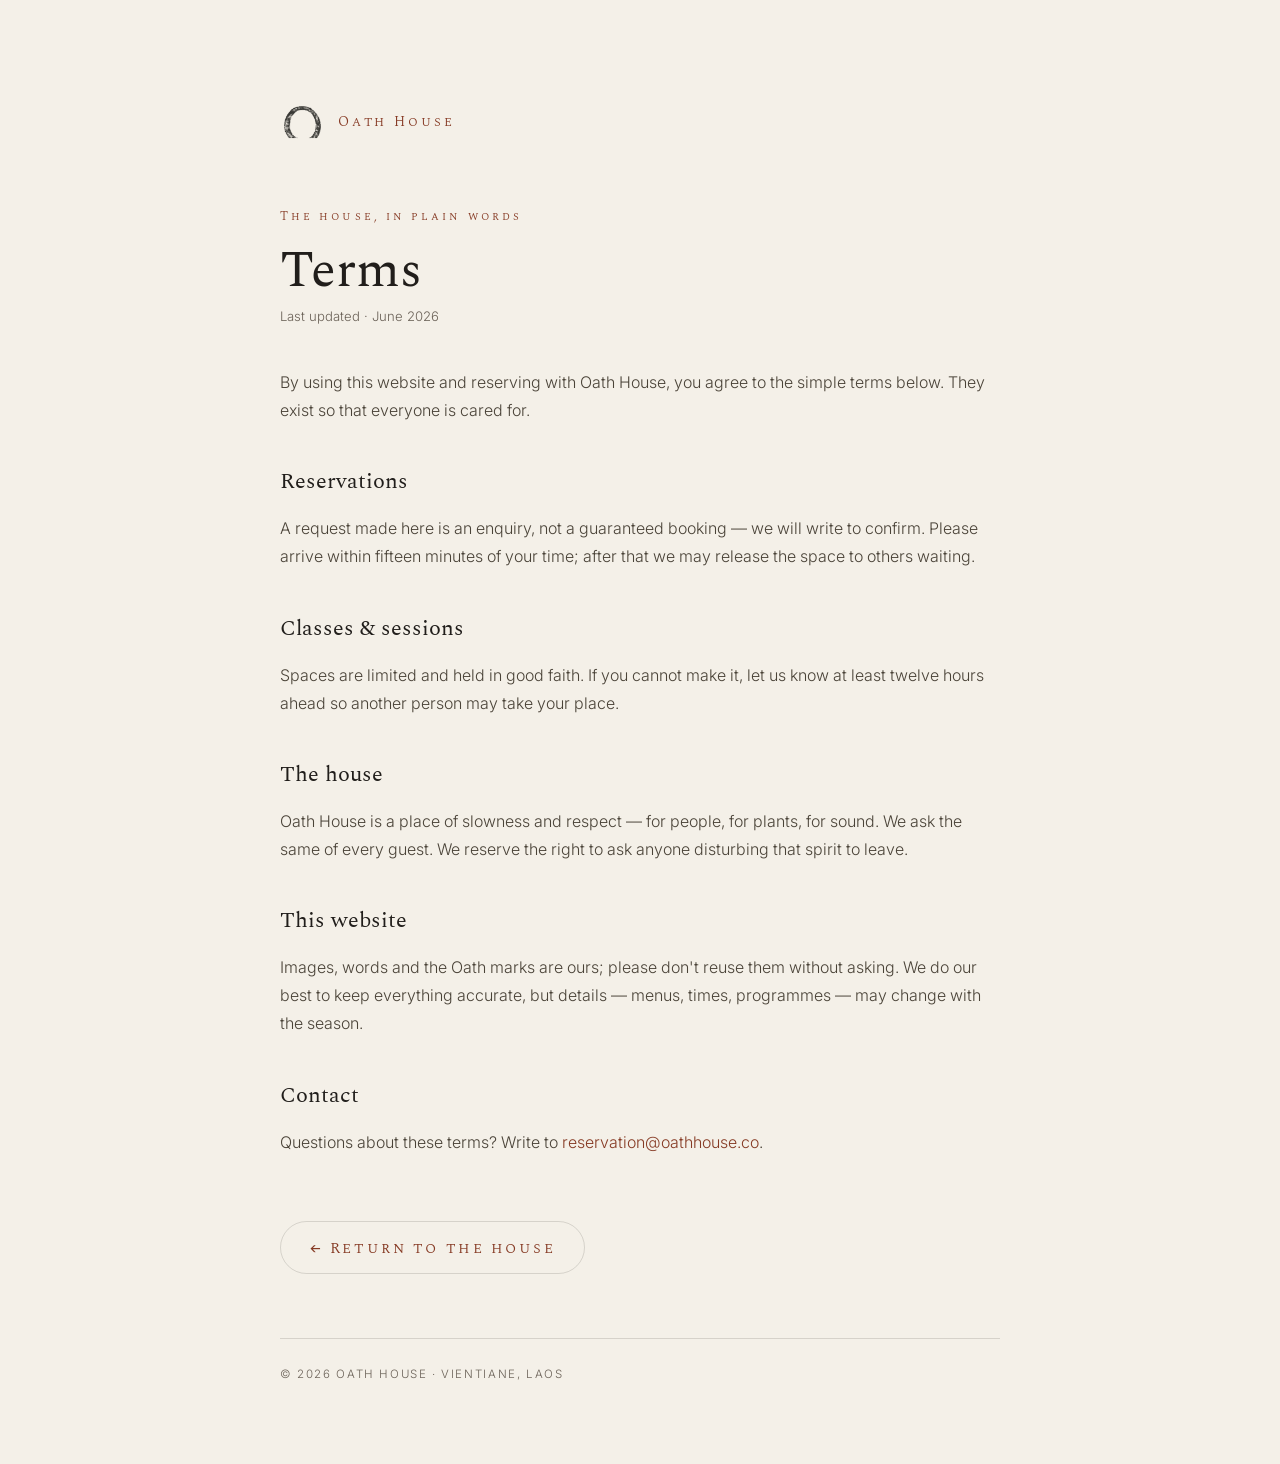
<file: terms.html>
<!DOCTYPE html>
<html lang="en">
<head>
  <meta charset="UTF-8" />
  <meta name="viewport" content="width=device-width, initial-scale=1.0" />
  <title>Terms · Oath House</title>
  <meta name="robots" content="index,follow" />
  <link rel="preconnect" href="https://fonts.googleapis.com" />
  <link rel="preconnect" href="https://fonts.gstatic.com" crossorigin />
  <link href="https://fonts.googleapis.com/css2?family=Spectral:ital,wght@0,300;0,400;0,500&family=Inter:wght@300;400&display=swap" rel="stylesheet" />
  <link rel="icon" type="image/png" href="logos/oath-mark-dark.png" />
  <style>
    :root{--bone:#ECE7DD;--bg:#F4F0E8;--fg:#211E1B;--soft:#6b6258;--accent:#863A24;--line:rgba(33,30,27,.14);}
    *{box-sizing:border-box;margin:0}
    body{background:var(--bg);color:var(--fg);font-family:'Inter',system-ui,sans-serif;font-weight:300;line-height:1.75;}
    .wrap{width:min(720px,90%);margin:0 auto;padding:clamp(3rem,8vw,7rem) 0 5rem;}
    a{color:var(--accent);text-decoration:none}a:hover{text-decoration:underline}
    .top{display:flex;align-items:center;gap:.8rem;margin-bottom:clamp(2.5rem,6vw,4rem)}
    .top img{height:40px;width:auto}
    .top span{font-family:'Spectral',serif;font-variant:small-caps;letter-spacing:.2em;font-size:.9rem}
    .kicker{font-family:'Spectral',serif;font-variant:small-caps;letter-spacing:.26em;font-size:.74rem;color:var(--accent)}
    h1{font-family:'Spectral',serif;font-weight:400;font-size:clamp(2rem,5vw,3.2rem);line-height:1.05;margin:.8rem 0 .4rem}
    .updated{color:var(--soft);font-size:.82rem;margin-bottom:2.5rem}
    h2{font-family:'Spectral',serif;font-weight:400;font-size:1.4rem;margin:2.4rem 0 .8rem}
    p{margin-bottom:1.1rem;color:#4a4338}
    ul{margin:0 0 1.1rem 1.2rem;color:#4a4338}li{margin-bottom:.4rem}
    .back{display:inline-block;margin-top:3rem;font-family:'Spectral',serif;font-variant:small-caps;letter-spacing:.16em;
      border:1px solid var(--line);border-radius:40px;padding:.7rem 1.8rem}
    footer{border-top:1px solid var(--line);margin-top:4rem;padding-top:1.6rem;font-size:.72rem;letter-spacing:.14em;text-transform:uppercase;color:var(--soft)}
  </style>
</head>
<body>
  <div class="wrap">
    <a class="top" href="index.html"><img src="logos/oath-mark-dark.png" alt=""/><span>Oath House</span></a>
    <p class="kicker">The house, in plain words</p>
    <h1>Terms</h1>
    <p class="updated">Last updated · June 2026</p>
    <p>By using this website and reserving with Oath House, you agree to the simple terms below. They exist so that everyone is cared for.</p>
    <h2>Reservations</h2>
    <p>A request made here is an enquiry, not a guaranteed booking — we will write to confirm. Please arrive within fifteen minutes of your time; after that we may release the space to others waiting.</p>
    <h2>Classes &amp; sessions</h2>
    <p>Spaces are limited and held in good faith. If you cannot make it, let us know at least twelve hours ahead so another person may take your place.</p>
    <h2>The house</h2>
    <p>Oath House is a place of slowness and respect — for people, for plants, for sound. We ask the same of every guest. We reserve the right to ask anyone disturbing that spirit to leave.</p>
    <h2>This website</h2>
    <p>Images, words and the Oath marks are ours; please don't reuse them without asking. We do our best to keep everything accurate, but details — menus, times, programmes — may change with the season.</p>
    <h2>Contact</h2>
    <p>Questions about these terms? Write to <a href="mailto:reservation@oathhouse.co">reservation@oathhouse.co</a>.</p>
    <a class="back" href="index.html">← Return to the house</a>
    <footer>© 2026 Oath House · Vientiane, Laos</footer>
  </div>
</body>
</html>
</file>
